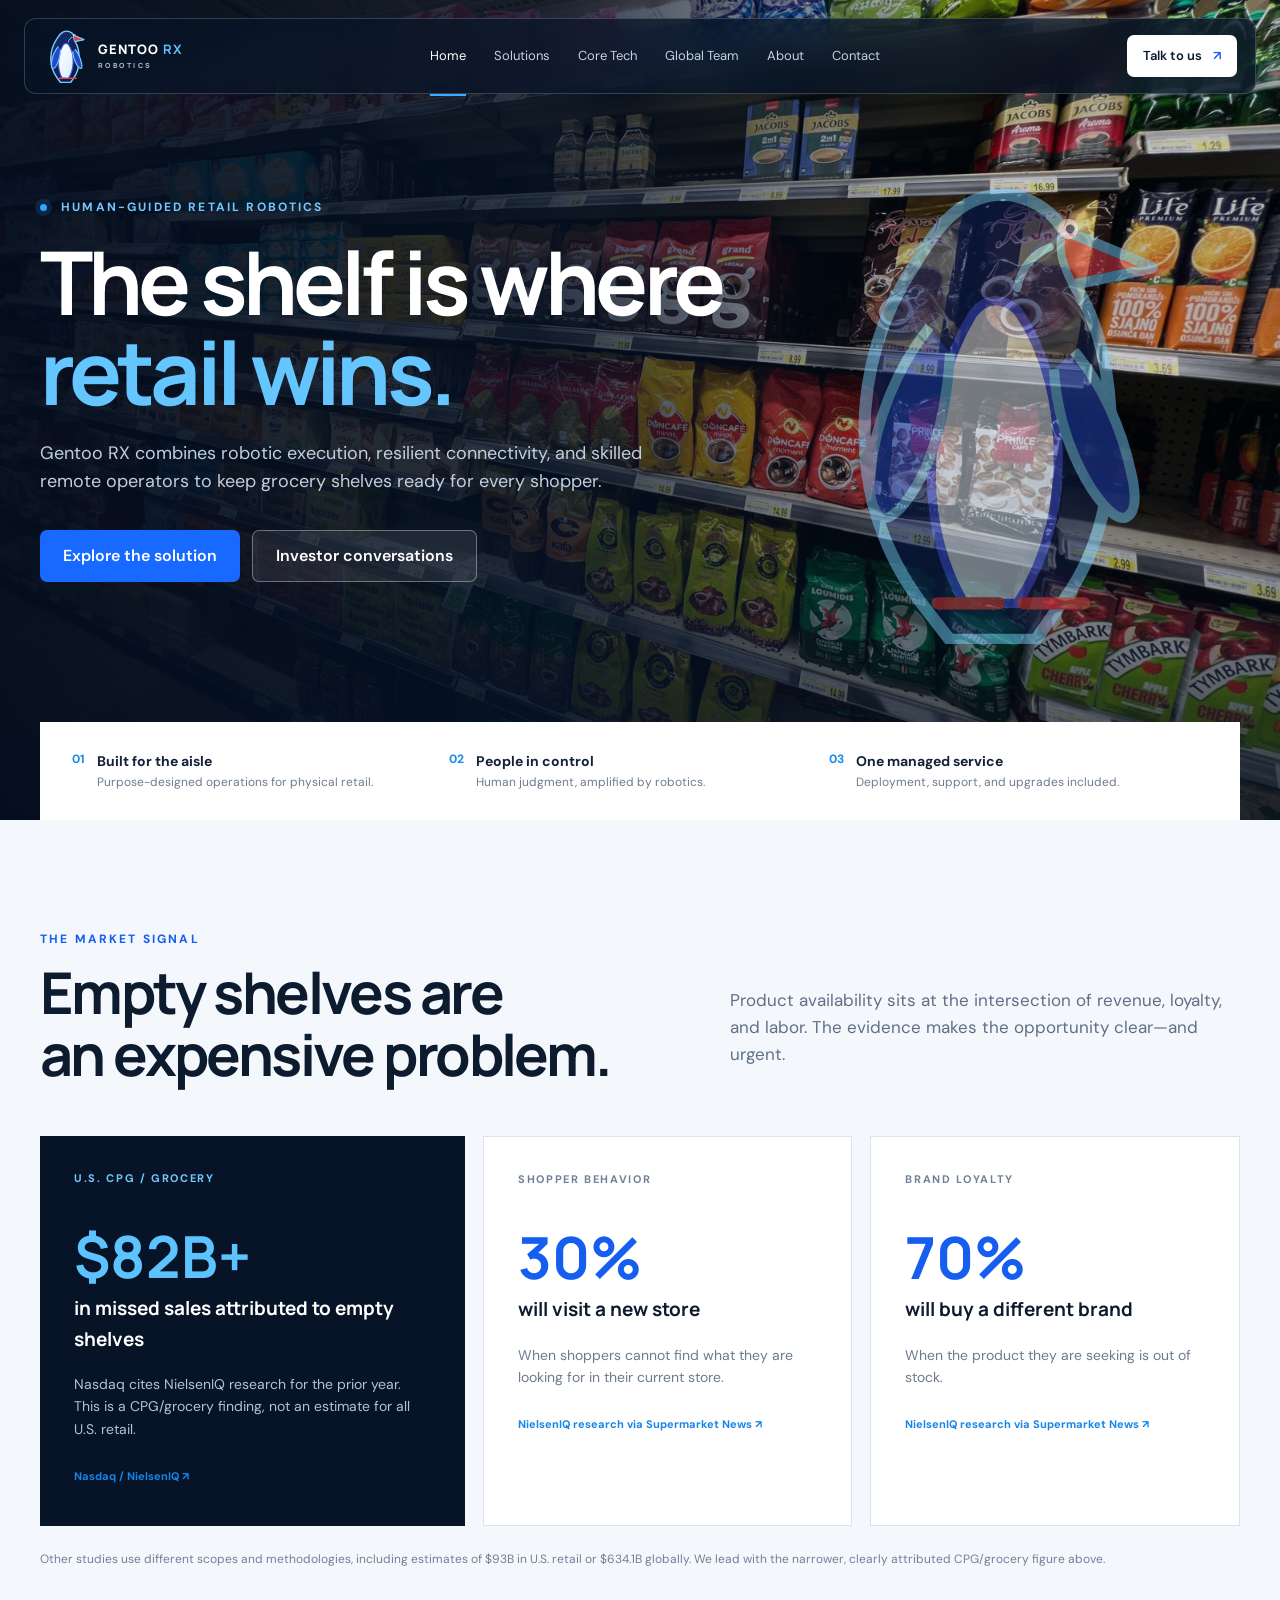
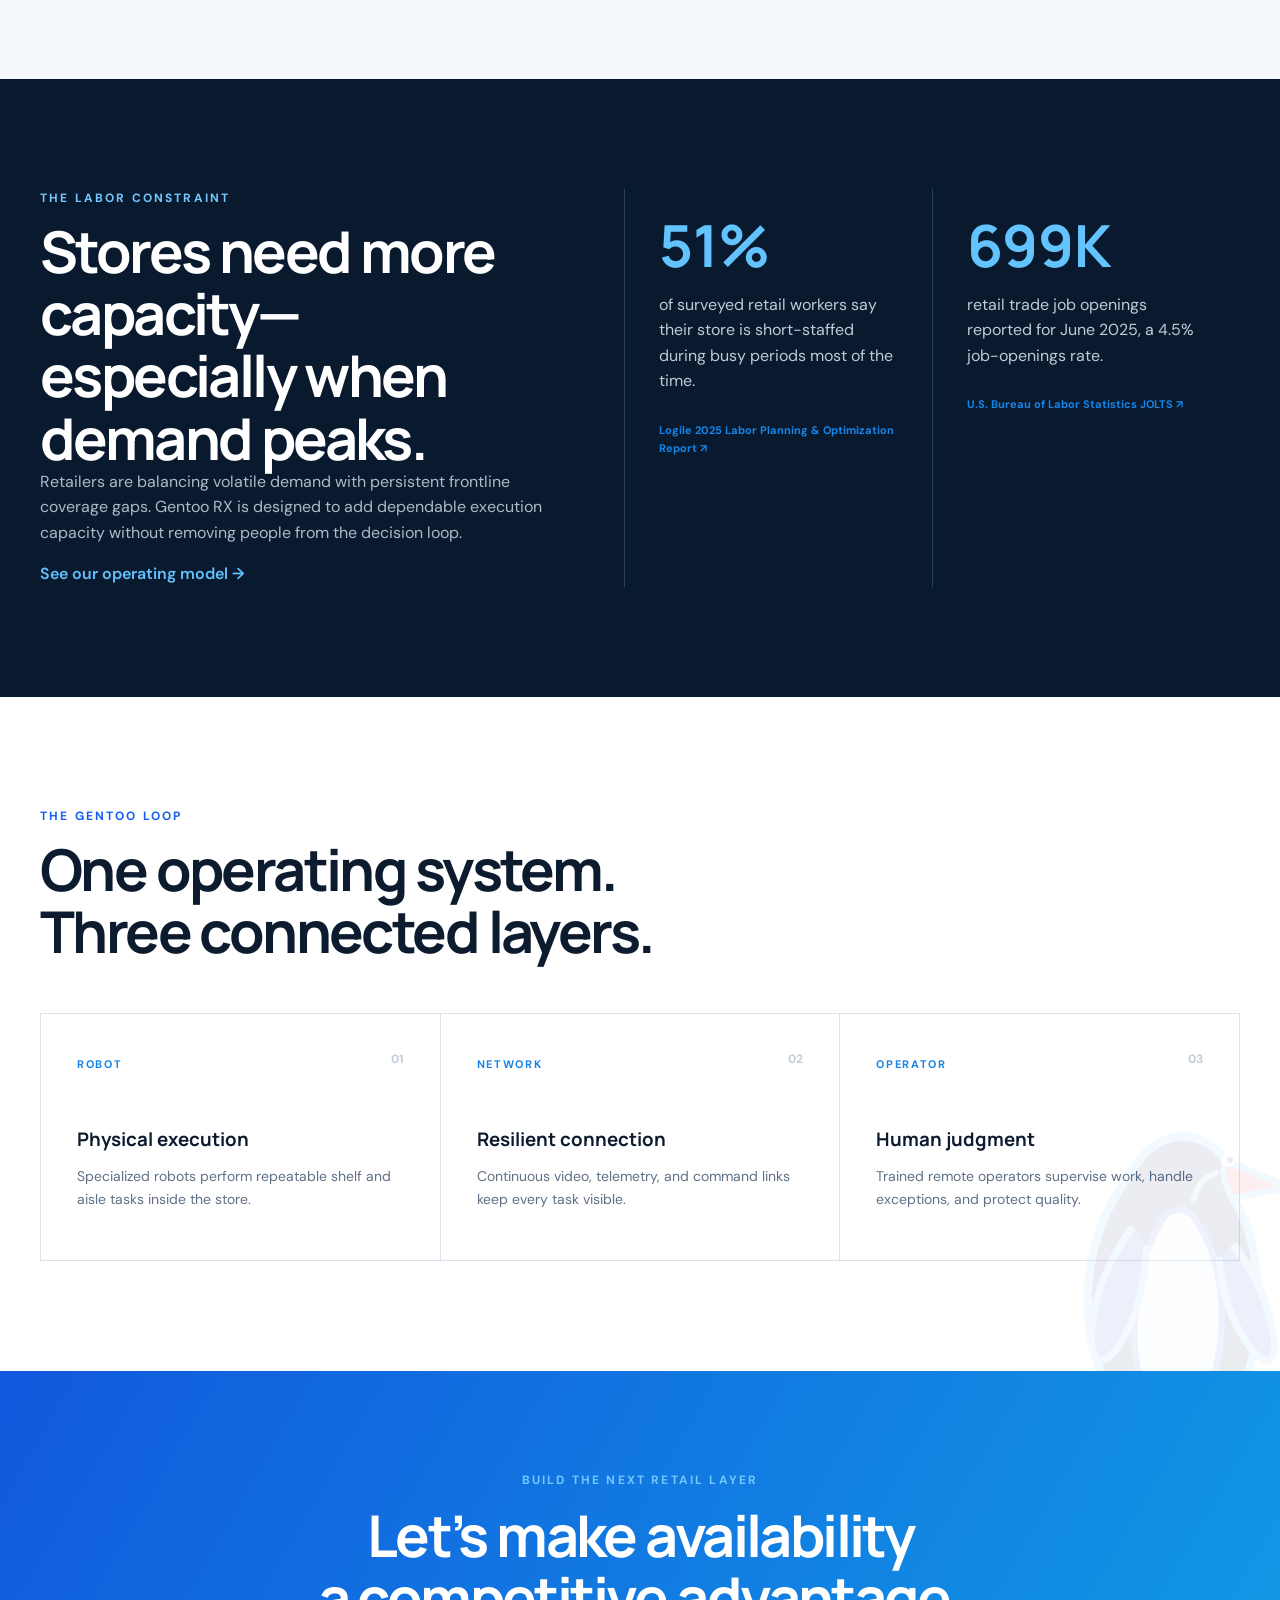
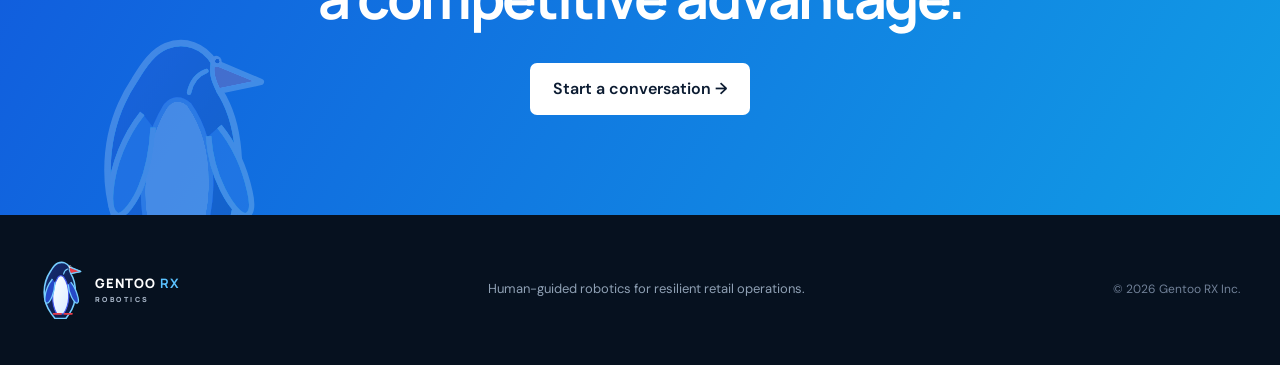
<file: index.html>
﻿<!doctype html><html lang="en"><head><meta charset="utf-8"><meta name="viewport" content="width=device-width,initial-scale=1"><meta name="description" content="Gentoo RX builds human-guided robotic shelf operations for modern grocery retail."><title>Gentoo RX — Retail operations, re-engineered</title><link rel="preconnect" href="https://fonts.googleapis.com"><link rel="preconnect" href="https://fonts.gstatic.com" crossorigin><link href="https://fonts.googleapis.com/css2?family=DM+Sans:wght@400;500;600&family=Manrope:wght@600;700;800&display=swap" rel="stylesheet"><link rel="stylesheet" href="styles.css?v=20"></head><body>
<header class="header" data-header><a class="logo" href="index.html" aria-label="Gentoo RX Robotics home"><img class="penguin-logo" src="assets/gentoo-penguin.svg" alt=""><span class="brand-name">GENTOO <b>RX</b><small>ROBOTICS</small></span></a><nav><a class="active" href="index.html">Home</a><a href="solutions.html">Solutions</a><a href="technology.html">Core Tech</a><a href="team.html">Global Team</a><a href="about.html">About</a><a href="contact.html">Contact</a></nav><a class="header-cta" href="contact.html">Talk to us <span>↗</span></a></header>
<main>
<section class="home-hero"><img src="assets/gentoo-rx-shelf-background.jpeg" alt="Grocery aisle" class="hero-bg"><div class="hero-shade"></div><div class="hero-copy reveal"><p class="eyebrow light"><i></i> Human-guided retail robotics</p><h1>The shelf is where<br><em>retail wins.</em></h1><p>Gentoo RX combines robotic execution, resilient connectivity, and skilled remote operators to keep grocery shelves ready for every shopper.</p><div class="actions"><a class="btn primary" href="solutions.html">Explore the solution</a><a class="btn glass" href="contact.html">Investor conversations</a></div></div><div class="hero-proof"><span>01</span><p><b>Built for the aisle</b>Purpose-designed operations for physical retail.</p><span>02</span><p><b>People in control</b>Human judgment, amplified by robotics.</p><span>03</span><p><b>One managed service</b>Deployment, support, and upgrades included.</p></div></section>

<section class="market section"><div class="section-head reveal"><div><p class="eyebrow">The market signal</p><h2>Empty shelves are<br>an expensive problem.</h2></div><p class="lead">Product availability sits at the intersection of revenue, loyalty, and labor. The evidence makes the opportunity clear—and urgent.</p></div><div class="metrics">
<article class="metric featured reveal"><p class="metric-label">U.S. CPG / grocery</p><strong>$82B+</strong><h3>in missed sales attributed to empty shelves</h3><p>Nasdaq cites NielsenIQ research for the prior year. This is a CPG/grocery finding, not an estimate for all U.S. retail.</p><a href="https://www.nasdaq.com/articles/fixing-the-%2480-billion-out-of-stock-dilemma" target="_blank" rel="noopener">Nasdaq / NielsenIQ ↗</a></article>
<article class="metric reveal"><p class="metric-label">Shopper behavior</p><strong>30%</strong><h3>will visit a new store</h3><p>When shoppers cannot find what they are looking for in their current store.</p><a href="https://www.supermarketnews.com/consumer-trends/nielseniq-out-stocks-during-pandemic-lead-billions-missed-cpg-sales" target="_blank" rel="noopener">NielsenIQ research via Supermarket News ↗</a></article>
<article class="metric reveal"><p class="metric-label">Brand loyalty</p><strong>70%</strong><h3>will buy a different brand</h3><p>When the product they are seeking is out of stock.</p><a href="https://www.supermarketnews.com/consumer-trends/nielseniq-out-stocks-during-pandemic-lead-billions-missed-cpg-sales" target="_blank" rel="noopener">NielsenIQ research via Supermarket News ↗</a></article>
</div><p class="context-note">Other studies use different scopes and methodologies, including estimates of $93B in U.S. retail or $634.1B globally. We lead with the narrower, clearly attributed CPG/grocery figure above.</p></section>

<section class="labor section"><div class="labor-copy reveal"><p class="eyebrow light">The labor constraint</p><h2>Stores need more capacity—especially when demand peaks.</h2><p>Retailers are balancing volatile demand with persistent frontline coverage gaps. Gentoo RX is designed to add dependable execution capacity without removing people from the decision loop.</p><a class="text-link" href="solutions.html">See our operating model →</a></div><div class="labor-data reveal"><div><strong>51%</strong><p>of surveyed retail workers say their store is short-staffed during busy periods most of the time.</p><a href="https://www.logile.com/resources/blog/retail-labor-plans-fall-short-on-the-front-line" target="_blank" rel="noopener">Logile 2025 Labor Planning & Optimization Report ↗</a></div><div><strong>699K</strong><p>retail trade job openings reported for June 2025, a 4.5% job-openings rate.</p><a href="https://www.bls.gov/news.release/archives/jolts_07292025.htm" target="_blank" rel="noopener">U.S. Bureau of Labor Statistics JOLTS ↗</a></div></div></section>

<section class="system section"><div class="section-head reveal"><div><p class="eyebrow">The Gentoo loop</p><h2>One operating system.<br>Three connected layers.</h2></div></div><div class="steps"><article><b>01</b><span>Robot</span><h3>Physical execution</h3><p>Specialized robots perform repeatable shelf and aisle tasks inside the store.</p></article><article><b>02</b><span>Network</span><h3>Resilient connection</h3><p>Continuous video, telemetry, and command links keep every task visible.</p></article><article><b>03</b><span>Operator</span><h3>Human judgment</h3><p>Trained remote operators supervise work, handle exceptions, and protect quality.</p></article></div></section>
<section class="cta"><p class="eyebrow light">Build the next retail layer</p><h2>Let’s make availability<br>a competitive advantage.</h2><a class="btn white" href="contact.html">Start a conversation →</a></section>
</main><footer><a class="logo" href="index.html" aria-label="Gentoo RX Robotics home"><img class="penguin-logo" src="assets/gentoo-penguin.svg" alt=""><span class="brand-name">GENTOO <b>RX</b><small>ROBOTICS</small></span></a><p>Human-guided robotics for resilient retail operations.</p><span>© 2026 Gentoo RX Inc.</span></footer><script src="script.js"></script></body></html>
</file>
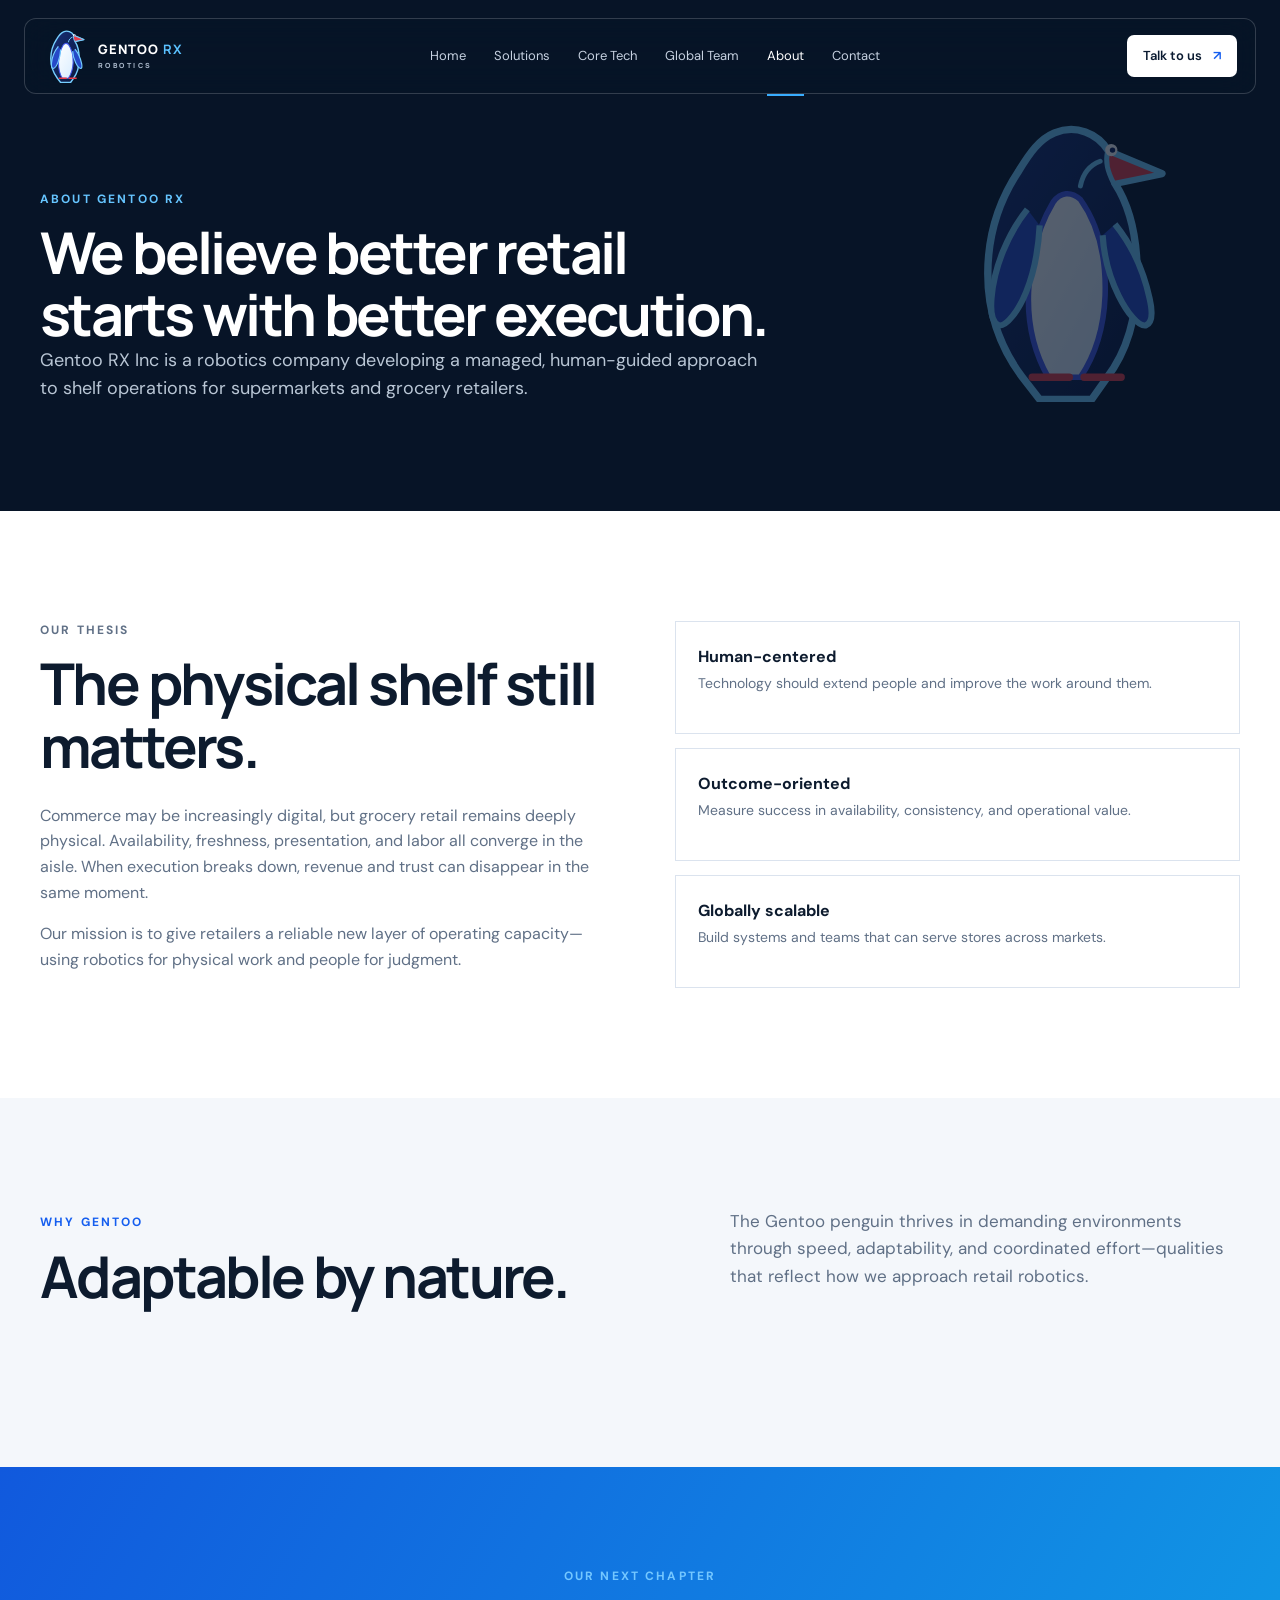
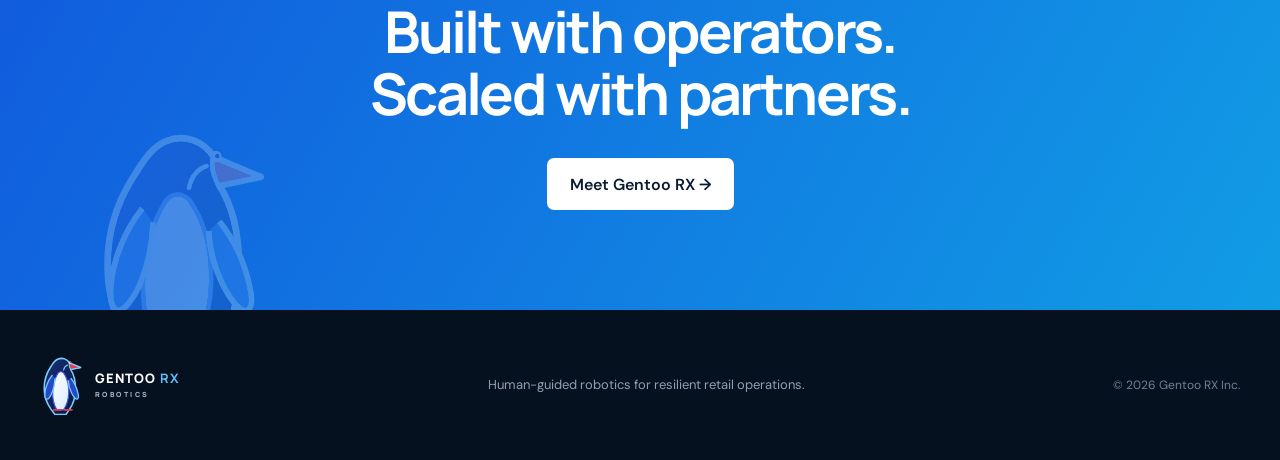
<file: about.html>
﻿<!doctype html><html lang="en"><head><meta charset="utf-8"><meta name="viewport" content="width=device-width,initial-scale=1"><meta name="description" content="About Gentoo RX and its mission to make physical retail more resilient."><title>About — Gentoo RX</title><link rel="preconnect" href="https://fonts.googleapis.com"><link rel="preconnect" href="https://fonts.gstatic.com" crossorigin><link href="https://fonts.googleapis.com/css2?family=DM+Sans:wght@400;500;600&family=Manrope:wght@600;700;800&display=swap" rel="stylesheet"><link rel="stylesheet" href="styles.css?v=20"></head><body>
<header class="header" data-header><a class="logo" href="index.html" aria-label="Gentoo RX Robotics home"><img class="penguin-logo" src="assets/gentoo-penguin.svg" alt=""><span class="brand-name">GENTOO <b>RX</b><small>ROBOTICS</small></span></a><nav><a href="index.html">Home</a><a href="solutions.html">Solutions</a><a href="technology.html">Core Tech</a><a href="team.html">Global Team</a><a class="active" href="about.html">About</a><a href="contact.html">Contact</a></nav><a class="header-cta" href="contact.html">Talk to us <span>↗</span></a></header>
<main><section class="page-hero"><p class="eyebrow">About Gentoo RX</p><h1>We believe better retail<br>starts with better execution.</h1><p>Gentoo RX Inc is a robotics company developing a managed, human-guided approach to shelf operations for supermarkets and grocery retailers.</p></section><section class="section"><div class="split"><div class="prose"><p class="eyebrow">Our thesis</p><h2>The physical shelf still matters.</h2><p>Commerce may be increasingly digital, but grocery retail remains deeply physical. Availability, freshness, presentation, and labor all converge in the aisle. When execution breaks down, revenue and trust can disappear in the same moment.</p><p>Our mission is to give retailers a reliable new layer of operating capacity—using robotics for physical work and people for judgment.</p></div><div class="tech-stack"><div><b>Human-centered</b><span>Technology should extend people and improve the work around them.</span></div><div><b>Outcome-oriented</b><span>Measure success in availability, consistency, and operational value.</span></div><div><b>Globally scalable</b><span>Build systems and teams that can serve stores across markets.</span></div></div></div></section><section class="section band"><div class="section-head"><div><p class="eyebrow">Why Gentoo</p><h2>Adaptable by nature.</h2></div><p class="lead">The Gentoo penguin thrives in demanding environments through speed, adaptability, and coordinated effort—qualities that reflect how we approach retail robotics.</p></div></section><section class="cta"><p class="eyebrow light">Our next chapter</p><h2>Built with operators.<br>Scaled with partners.</h2><a class="btn white" href="contact.html">Meet Gentoo RX →</a></section></main><footer><a class="logo" href="index.html" aria-label="Gentoo RX Robotics home"><img class="penguin-logo" src="assets/gentoo-penguin.svg" alt=""><span class="brand-name">GENTOO <b>RX</b><small>ROBOTICS</small></span></a><p>Human-guided robotics for resilient retail operations.</p><span>© 2026 Gentoo RX Inc.</span></footer><script src="script.js"></script></body></html>
</file>
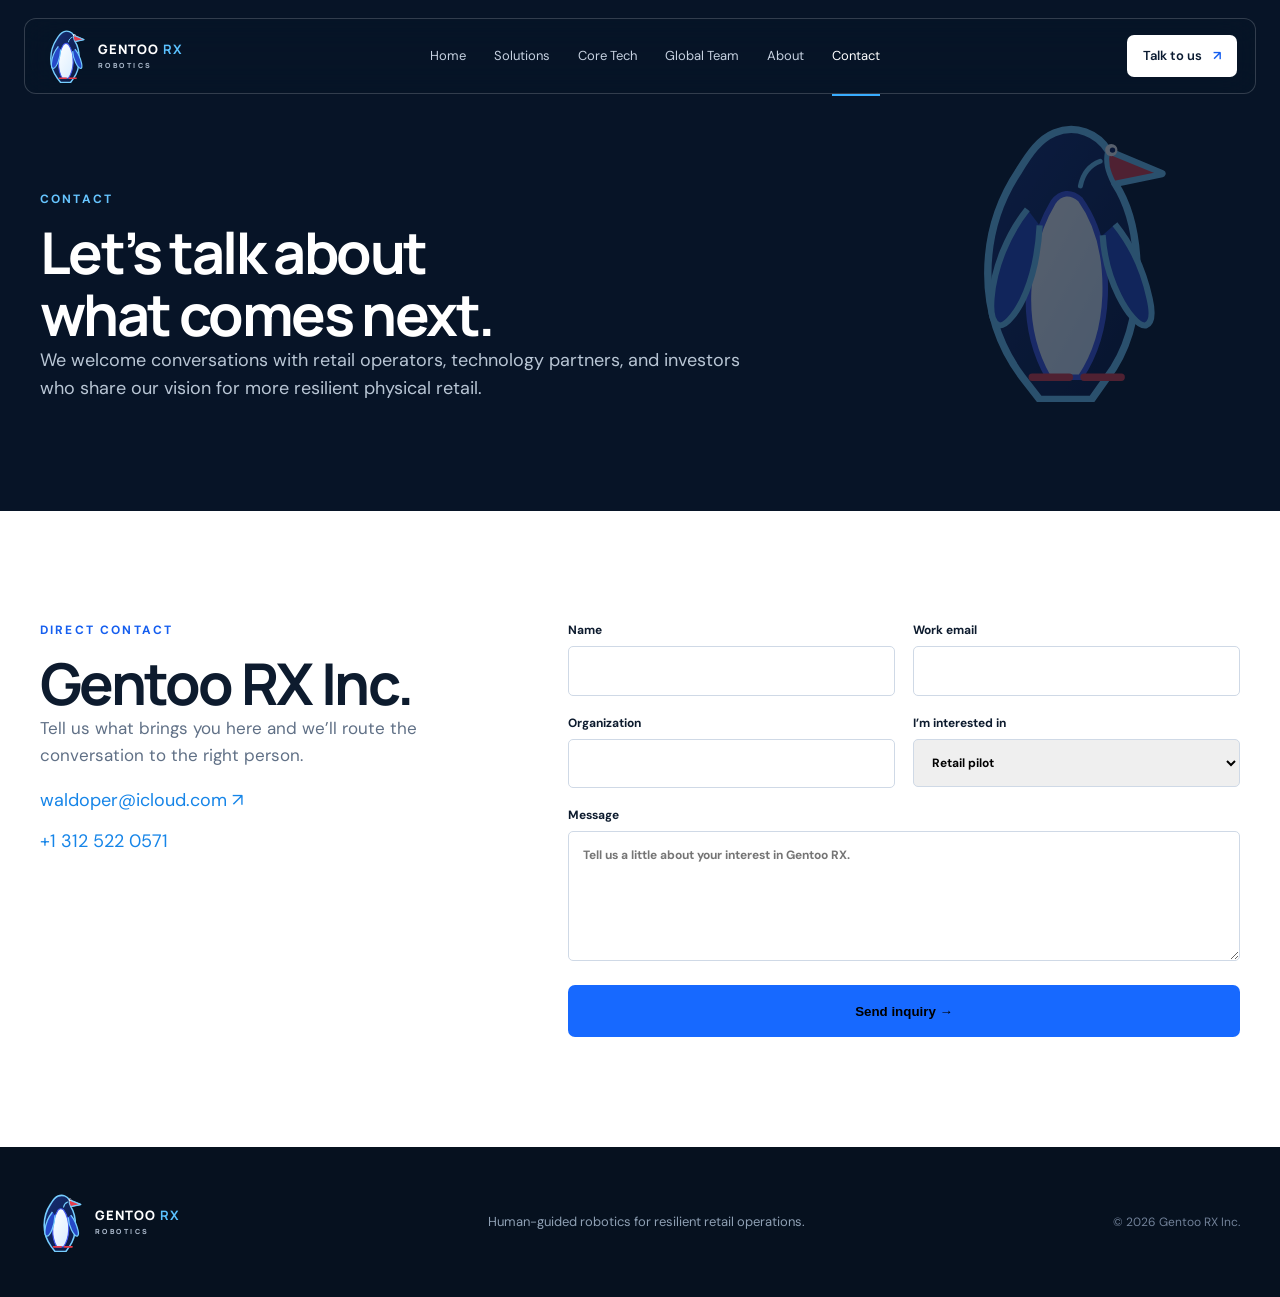
<file: contact.html>
﻿<!doctype html><html lang="en"><head><meta charset="utf-8"><meta name="viewport" content="width=device-width,initial-scale=1"><meta name="description" content="Contact Gentoo RX about retail pilots, partnerships, and investment."><title>Contact — Gentoo RX</title><link rel="preconnect" href="https://fonts.googleapis.com"><link rel="preconnect" href="https://fonts.gstatic.com" crossorigin><link href="https://fonts.googleapis.com/css2?family=DM+Sans:wght@400;500;600&family=Manrope:wght@600;700;800&display=swap" rel="stylesheet"><link rel="stylesheet" href="styles.css?v=20"></head><body>
<header class="header" data-header><a class="logo" href="index.html" aria-label="Gentoo RX Robotics home"><img class="penguin-logo" src="assets/gentoo-penguin.svg" alt=""><span class="brand-name">GENTOO <b>RX</b><small>ROBOTICS</small></span></a><nav><a href="index.html">Home</a><a href="solutions.html">Solutions</a><a href="technology.html">Core Tech</a><a href="team.html">Global Team</a><a href="about.html">About</a><a class="active" href="contact.html">Contact</a></nav><a class="header-cta" href="contact.html">Talk to us <span>↗</span></a></header>
<main><section class="page-hero"><p class="eyebrow">Contact</p><h1>Let’s talk about<br>what comes next.</h1><p>We welcome conversations with retail operators, technology partners, and investors who share our vision for more resilient physical retail.</p></section><section class="section"><div class="contact-layout"><div><p class="eyebrow">Direct contact</p><h2>Gentoo RX Inc.</h2><p class="lead">Tell us what brings you here and we’ll route the conversation to the right person.</p><div class="contact-links"><a href="mailto:waldoper@icloud.com">waldoper@icloud.com ↗</a><a href="tel:+13125220571">+1 312 522 0571</a></div></div><form class="form" data-form><label>Name<input required name="name" autocomplete="name"></label><label>Work email<input required type="email" name="email" autocomplete="email"></label><label>Organization<input name="organization" autocomplete="organization"></label><label>I’m interested in<select name="interest"><option>Retail pilot</option><option>Investment</option><option>Technology partnership</option><option>Joining the team</option><option>Other</option></select></label><label class="full">Message<textarea required name="message" placeholder="Tell us a little about your interest in Gentoo RX."></textarea></label><button class="btn primary full" type="submit">Send inquiry →</button></form></div></section></main><footer><a class="logo" href="index.html" aria-label="Gentoo RX Robotics home"><img class="penguin-logo" src="assets/gentoo-penguin.svg" alt=""><span class="brand-name">GENTOO <b>RX</b><small>ROBOTICS</small></span></a><p>Human-guided robotics for resilient retail operations.</p><span>© 2026 Gentoo RX Inc.</span></footer><script src="script.js"></script></body></html>
</file>
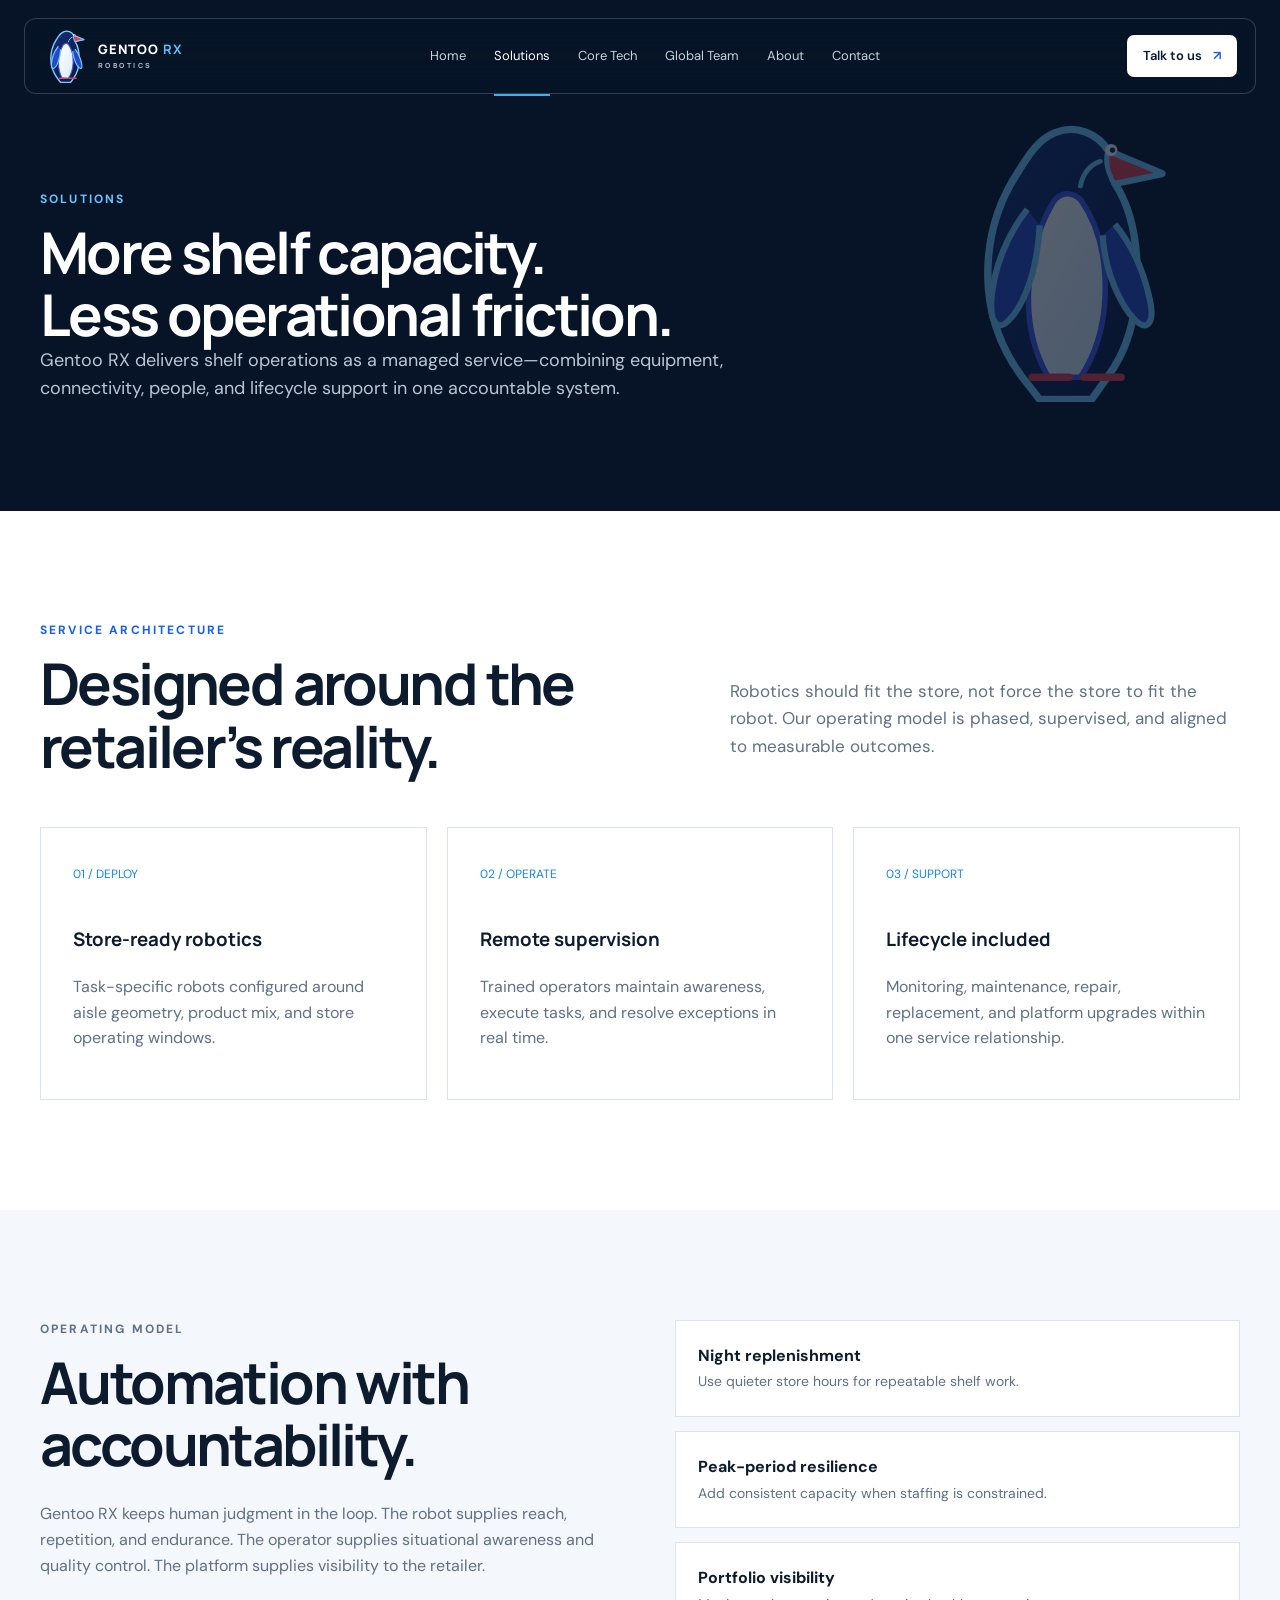
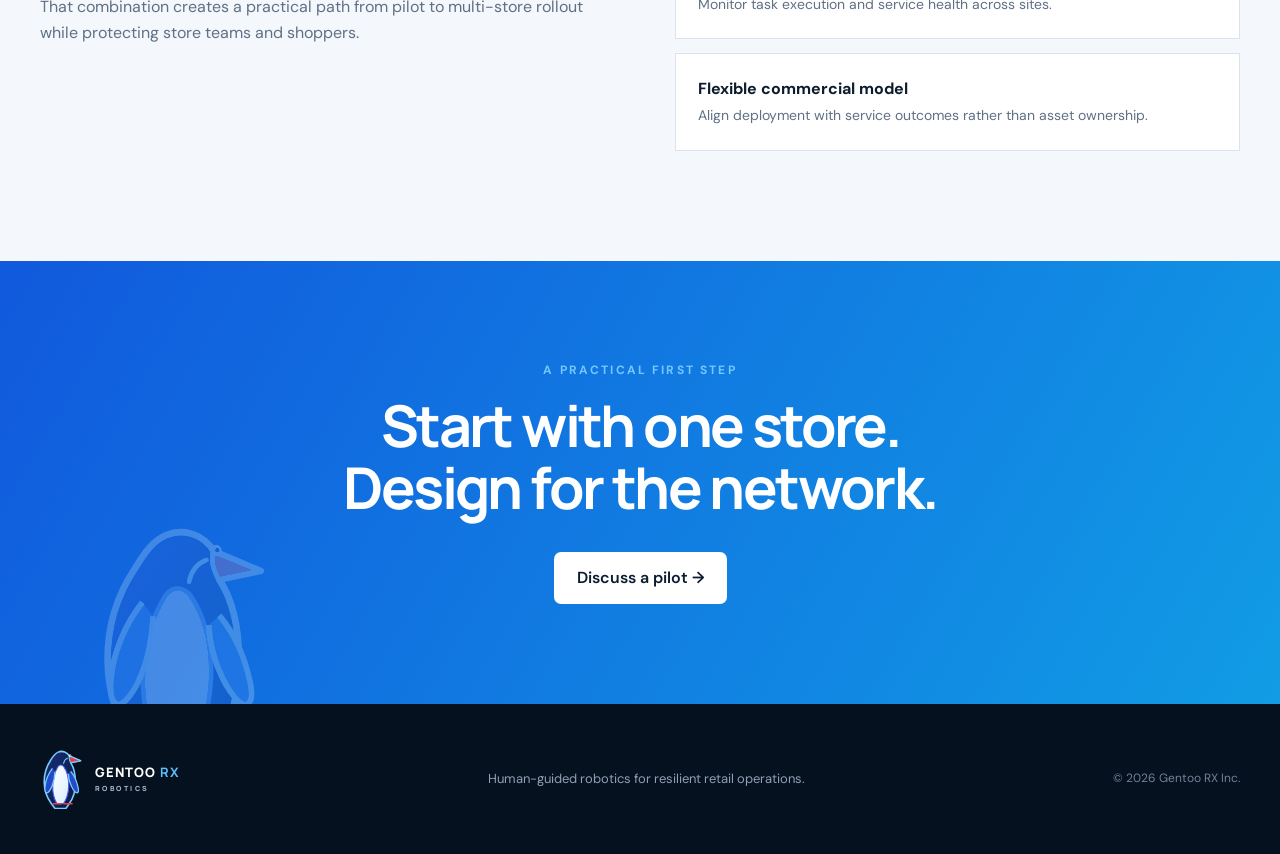
<file: solutions.html>
﻿<!doctype html><html lang="en"><head><meta charset="utf-8"><meta name="viewport" content="width=device-width,initial-scale=1"><meta name="description" content="The Gentoo RX managed robotics solution for grocery retail."><title>Solutions — Gentoo RX</title><link rel="preconnect" href="https://fonts.googleapis.com"><link rel="preconnect" href="https://fonts.gstatic.com" crossorigin><link href="https://fonts.googleapis.com/css2?family=DM+Sans:wght@400;500;600&family=Manrope:wght@600;700;800&display=swap" rel="stylesheet"><link rel="stylesheet" href="styles.css?v=20"></head><body>
<header class="header" data-header><a class="logo" href="index.html" aria-label="Gentoo RX Robotics home"><img class="penguin-logo" src="assets/gentoo-penguin.svg" alt=""><span class="brand-name">GENTOO <b>RX</b><small>ROBOTICS</small></span></a><nav><a href="index.html">Home</a><a class="active" href="solutions.html">Solutions</a><a href="technology.html">Core Tech</a><a href="team.html">Global Team</a><a href="about.html">About</a><a href="contact.html">Contact</a></nav><a class="header-cta" href="contact.html">Talk to us <span>↗</span></a></header>
<main><section class="page-hero"><p class="eyebrow">Solutions</p><h1>More shelf capacity.<br>Less operational friction.</h1><p>Gentoo RX delivers shelf operations as a managed service—combining equipment, connectivity, people, and lifecycle support in one accountable system.</p></section><section class="section"><div class="section-head"><div><p class="eyebrow">Service architecture</p><h2>Designed around the<br>retailer’s reality.</h2></div><p class="lead">Robotics should fit the store, not force the store to fit the robot. Our operating model is phased, supervised, and aligned to measurable outcomes.</p></div><div class="card-grid"><article class="card"><span class="num">01 / DEPLOY</span><h3>Store-ready robotics</h3><p>Task-specific robots configured around aisle geometry, product mix, and store operating windows.</p></article><article class="card"><span class="num">02 / OPERATE</span><h3>Remote supervision</h3><p>Trained operators maintain awareness, execute tasks, and resolve exceptions in real time.</p></article><article class="card"><span class="num">03 / SUPPORT</span><h3>Lifecycle included</h3><p>Monitoring, maintenance, repair, replacement, and platform upgrades within one service relationship.</p></article></div></section><section class="section band"><div class="split"><div class="prose"><p class="eyebrow">Operating model</p><h2>Automation with accountability.</h2><p>Gentoo RX keeps human judgment in the loop. The robot supplies reach, repetition, and endurance. The operator supplies situational awareness and quality control. The platform supplies visibility to the retailer.</p><p>That combination creates a practical path from pilot to multi-store rollout while protecting store teams and shoppers.</p></div><div class="tech-stack"><div><b>Night replenishment</b><span>Use quieter store hours for repeatable shelf work.</span></div><div><b>Peak-period resilience</b><span>Add consistent capacity when staffing is constrained.</span></div><div><b>Portfolio visibility</b><span>Monitor task execution and service health across sites.</span></div><div><b>Flexible commercial model</b><span>Align deployment with service outcomes rather than asset ownership.</span></div></div></div></section><section class="cta"><p class="eyebrow light">A practical first step</p><h2>Start with one store.<br>Design for the network.</h2><a class="btn white" href="contact.html">Discuss a pilot →</a></section></main><footer><a class="logo" href="index.html" aria-label="Gentoo RX Robotics home"><img class="penguin-logo" src="assets/gentoo-penguin.svg" alt=""><span class="brand-name">GENTOO <b>RX</b><small>ROBOTICS</small></span></a><p>Human-guided robotics for resilient retail operations.</p><span>© 2026 Gentoo RX Inc.</span></footer><script src="script.js"></script></body></html>
</file>
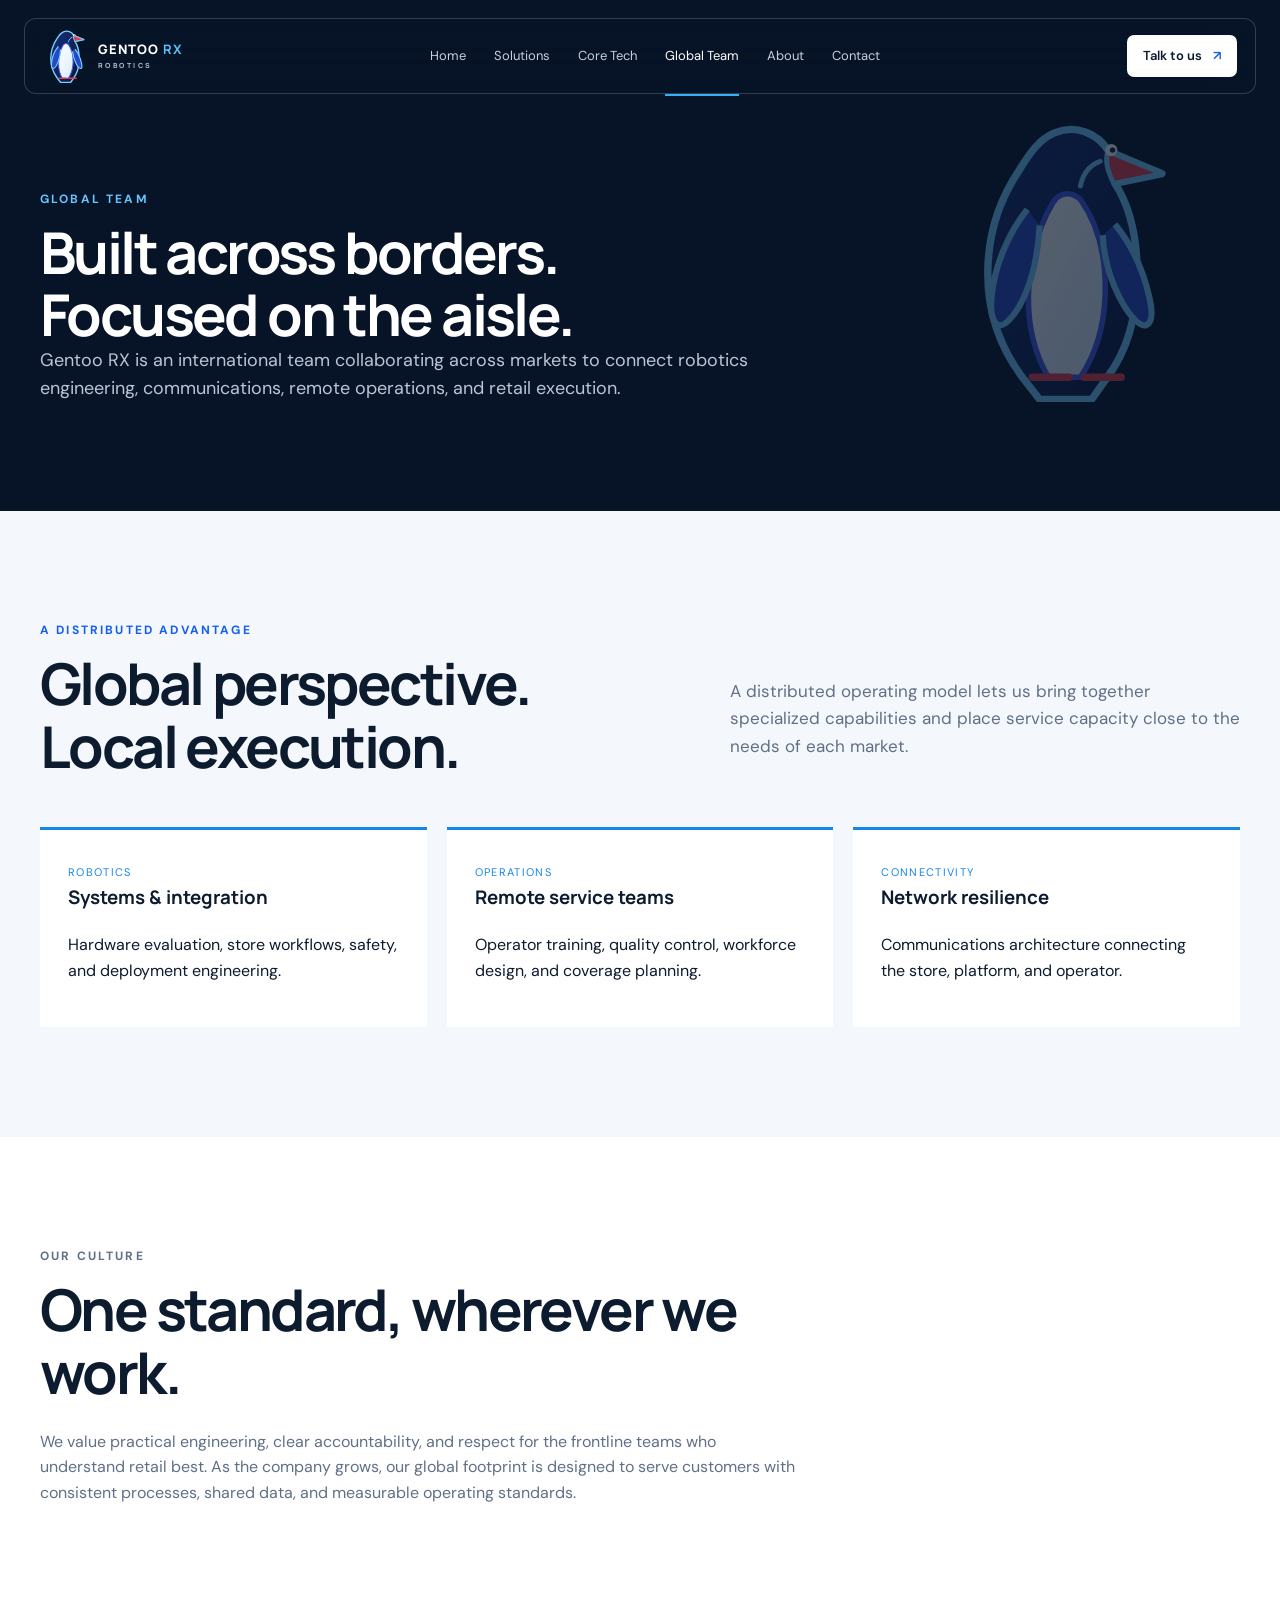
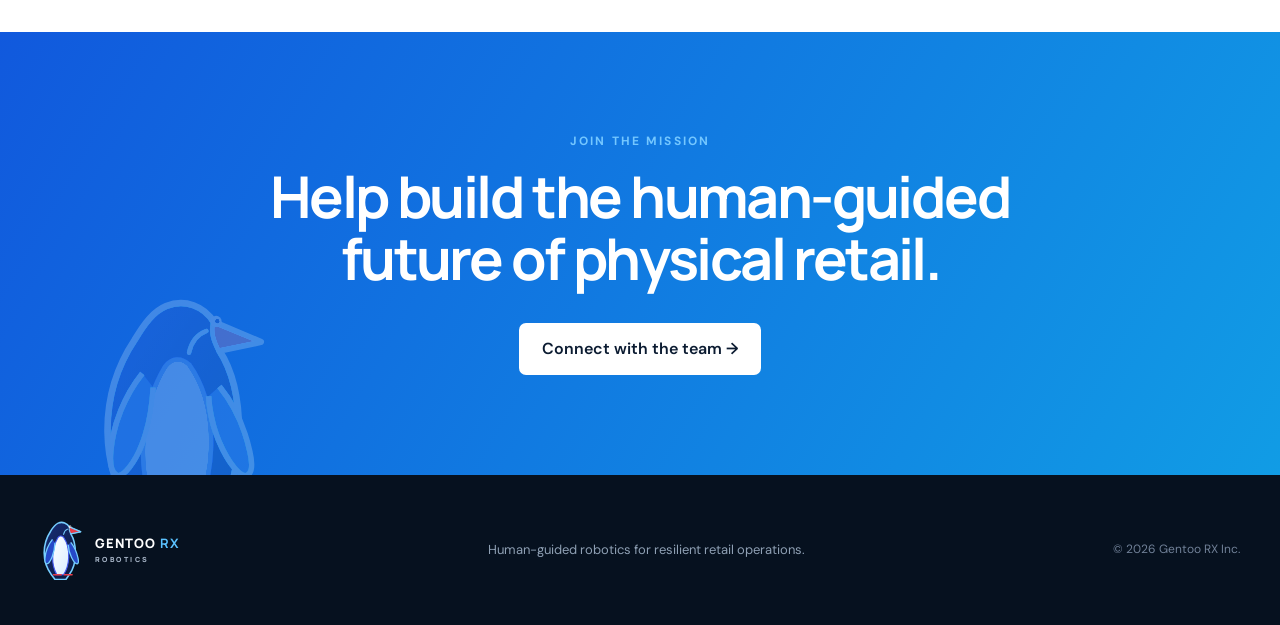
<file: team.html>
﻿<!doctype html><html lang="en"><head><meta charset="utf-8"><meta name="viewport" content="width=device-width,initial-scale=1"><meta name="description" content="Gentoo RX is an international robotics team working across regions."><title>Global Team — Gentoo RX</title><link rel="preconnect" href="https://fonts.googleapis.com"><link rel="preconnect" href="https://fonts.gstatic.com" crossorigin><link href="https://fonts.googleapis.com/css2?family=DM+Sans:wght@400;500;600&family=Manrope:wght@600;700;800&display=swap" rel="stylesheet"><link rel="stylesheet" href="styles.css?v=20"></head><body>
<header class="header" data-header><a class="logo" href="index.html" aria-label="Gentoo RX Robotics home"><img class="penguin-logo" src="assets/gentoo-penguin.svg" alt=""><span class="brand-name">GENTOO <b>RX</b><small>ROBOTICS</small></span></a><nav><a href="index.html">Home</a><a href="solutions.html">Solutions</a><a href="technology.html">Core Tech</a><a class="active" href="team.html">Global Team</a><a href="about.html">About</a><a href="contact.html">Contact</a></nav><a class="header-cta" href="contact.html">Talk to us <span>↗</span></a></header>
<main><section class="page-hero"><p class="eyebrow">Global team</p><h1>Built across borders.<br>Focused on the aisle.</h1><p>Gentoo RX is an international team collaborating across markets to connect robotics engineering, communications, remote operations, and retail execution.</p></section><section class="section band"><div class="section-head"><div><p class="eyebrow">A distributed advantage</p><h2>Global perspective.<br>Local execution.</h2></div><p class="lead">A distributed operating model lets us bring together specialized capabilities and place service capacity close to the needs of each market.</p></div><div class="team-grid"><article class="team-card"><span>Robotics</span><h3>Systems & integration</h3><p>Hardware evaluation, store workflows, safety, and deployment engineering.</p></article><article class="team-card"><span>Operations</span><h3>Remote service teams</h3><p>Operator training, quality control, workforce design, and coverage planning.</p></article><article class="team-card"><span>Connectivity</span><h3>Network resilience</h3><p>Communications architecture connecting the store, platform, and operator.</p></article></div></section><section class="section"><div class="prose"><p class="eyebrow">Our culture</p><h2>One standard, wherever we work.</h2><p>We value practical engineering, clear accountability, and respect for the frontline teams who understand retail best. As the company grows, our global footprint is designed to serve customers with consistent processes, shared data, and measurable operating standards.</p></div></section><section class="cta"><p class="eyebrow light">Join the mission</p><h2>Help build the human-guided<br>future of physical retail.</h2><a class="btn white" href="contact.html">Connect with the team →</a></section></main><footer><a class="logo" href="index.html" aria-label="Gentoo RX Robotics home"><img class="penguin-logo" src="assets/gentoo-penguin.svg" alt=""><span class="brand-name">GENTOO <b>RX</b><small>ROBOTICS</small></span></a><p>Human-guided robotics for resilient retail operations.</p><span>© 2026 Gentoo RX Inc.</span></footer><script src="script.js"></script></body></html>
</file>
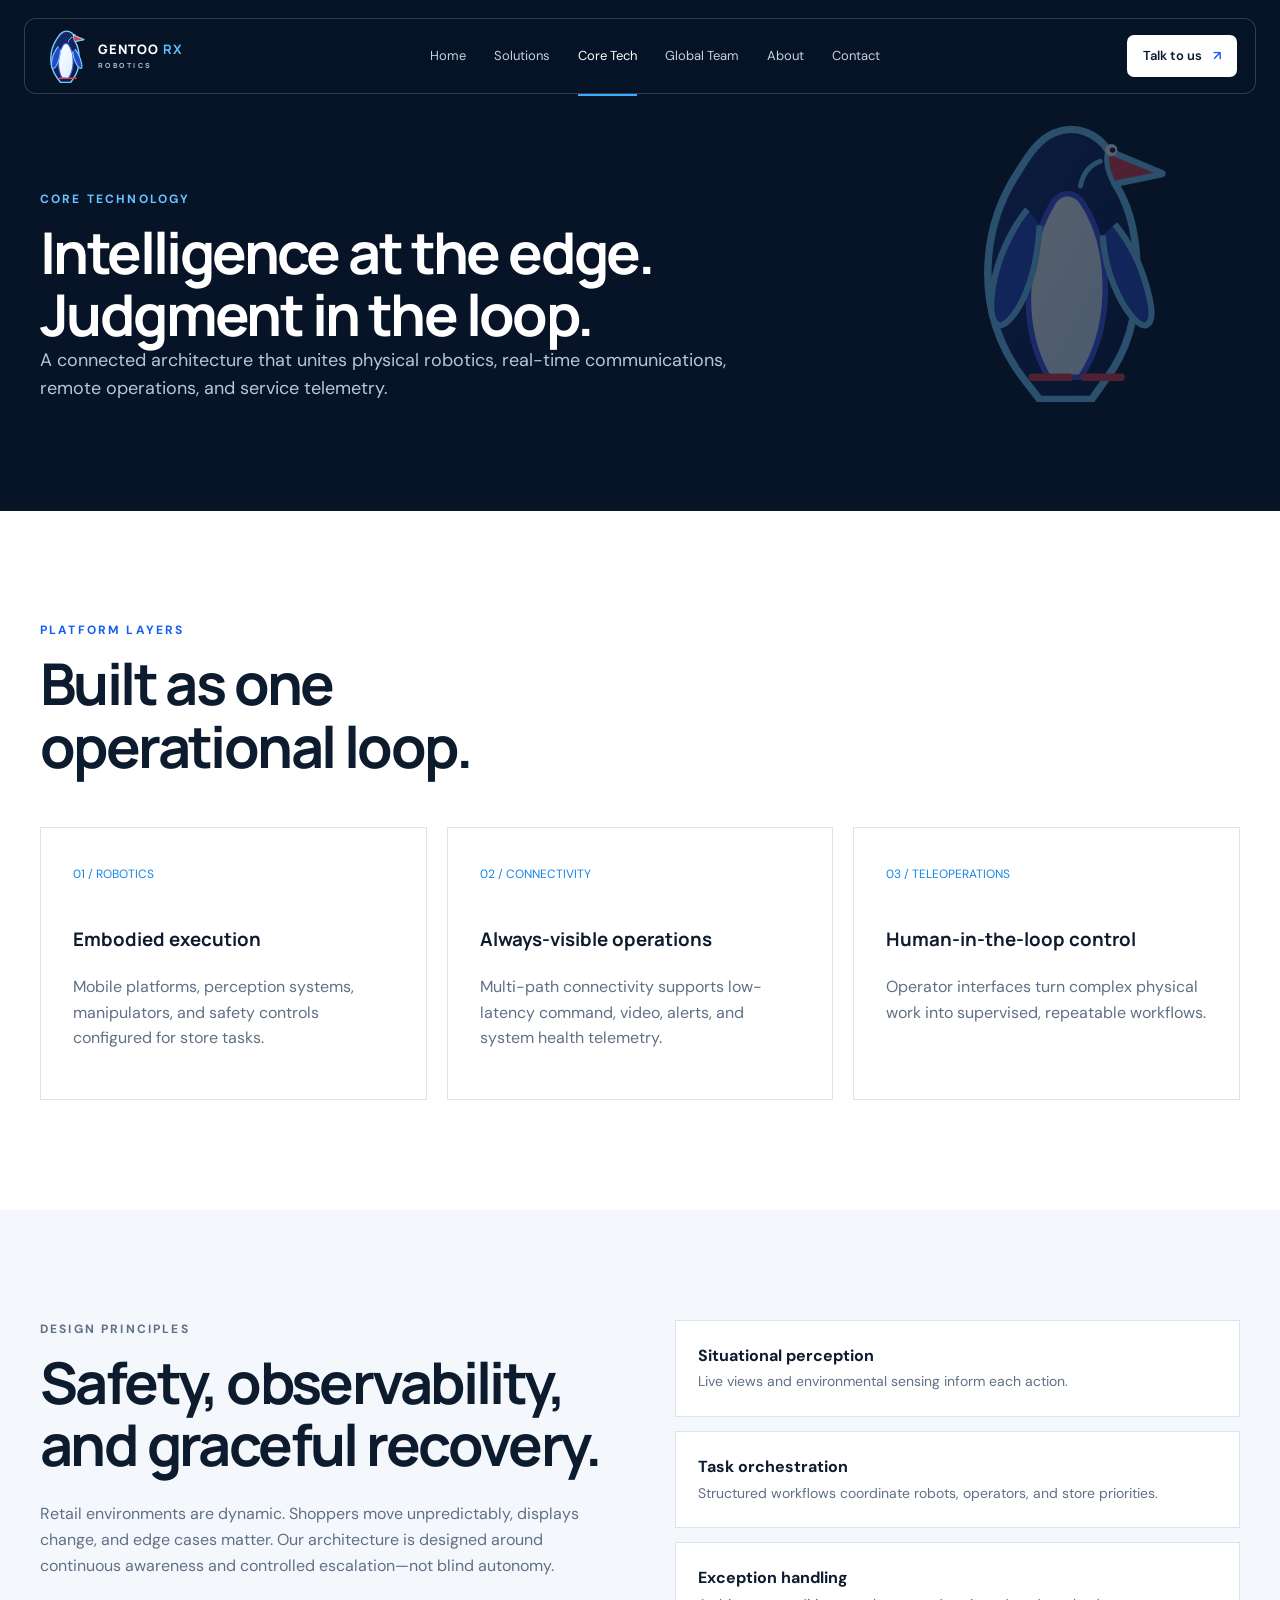
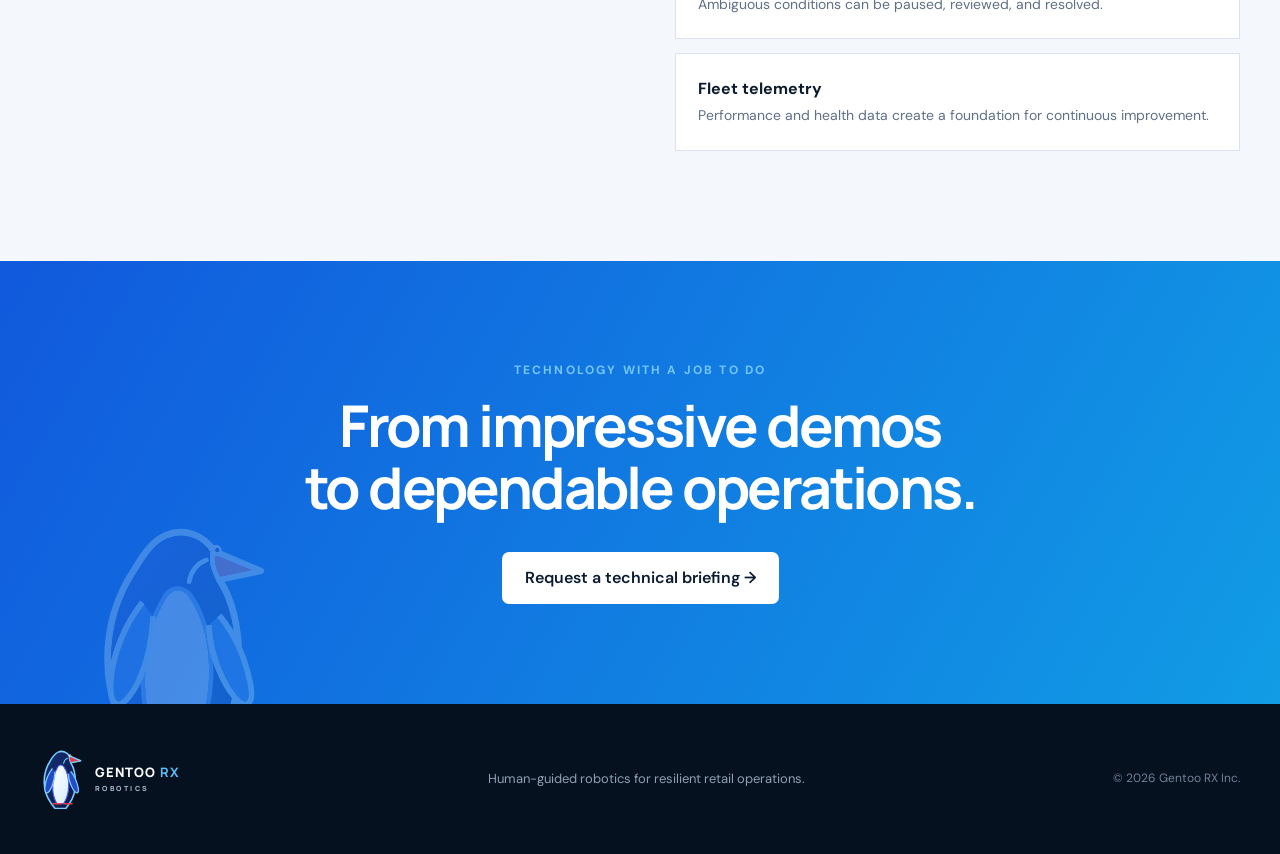
<file: technology.html>
﻿<!doctype html><html lang="en"><head><meta charset="utf-8"><meta name="viewport" content="width=device-width,initial-scale=1"><meta name="description" content="The robotics, connectivity and remote operations technology behind Gentoo RX."><title>Core Technology — Gentoo RX</title><link rel="preconnect" href="https://fonts.googleapis.com"><link rel="preconnect" href="https://fonts.gstatic.com" crossorigin><link href="https://fonts.googleapis.com/css2?family=DM+Sans:wght@400;500;600&family=Manrope:wght@600;700;800&display=swap" rel="stylesheet"><link rel="stylesheet" href="styles.css?v=20"></head><body>
<header class="header" data-header><a class="logo" href="index.html" aria-label="Gentoo RX Robotics home"><img class="penguin-logo" src="assets/gentoo-penguin.svg" alt=""><span class="brand-name">GENTOO <b>RX</b><small>ROBOTICS</small></span></a><nav><a href="index.html">Home</a><a href="solutions.html">Solutions</a><a class="active" href="technology.html">Core Tech</a><a href="team.html">Global Team</a><a href="about.html">About</a><a href="contact.html">Contact</a></nav><a class="header-cta" href="contact.html">Talk to us <span>↗</span></a></header>
<main><section class="page-hero"><p class="eyebrow">Core technology</p><h1>Intelligence at the edge.<br>Judgment in the loop.</h1><p>A connected architecture that unites physical robotics, real-time communications, remote operations, and service telemetry.</p></section><section class="section"><div class="section-head"><div><p class="eyebrow">Platform layers</p><h2>Built as one<br>operational loop.</h2></div></div><div class="card-grid"><article class="card"><span class="num">01 / ROBOTICS</span><h3>Embodied execution</h3><p>Mobile platforms, perception systems, manipulators, and safety controls configured for store tasks.</p></article><article class="card"><span class="num">02 / CONNECTIVITY</span><h3>Always-visible operations</h3><p>Multi-path connectivity supports low-latency command, video, alerts, and system health telemetry.</p></article><article class="card"><span class="num">03 / TELEOPERATIONS</span><h3>Human-in-the-loop control</h3><p>Operator interfaces turn complex physical work into supervised, repeatable workflows.</p></article></div></section><section class="section band"><div class="split"><div class="prose"><p class="eyebrow">Design principles</p><h2>Safety, observability, and graceful recovery.</h2><p>Retail environments are dynamic. Shoppers move unpredictably, displays change, and edge cases matter. Our architecture is designed around continuous awareness and controlled escalation—not blind autonomy.</p></div><div class="tech-stack"><div><b>Situational perception</b><span>Live views and environmental sensing inform each action.</span></div><div><b>Task orchestration</b><span>Structured workflows coordinate robots, operators, and store priorities.</span></div><div><b>Exception handling</b><span>Ambiguous conditions can be paused, reviewed, and resolved.</span></div><div><b>Fleet telemetry</b><span>Performance and health data create a foundation for continuous improvement.</span></div></div></div></section><section class="cta"><p class="eyebrow light">Technology with a job to do</p><h2>From impressive demos<br>to dependable operations.</h2><a class="btn white" href="contact.html">Request a technical briefing →</a></section></main><footer><a class="logo" href="index.html" aria-label="Gentoo RX Robotics home"><img class="penguin-logo" src="assets/gentoo-penguin.svg" alt=""><span class="brand-name">GENTOO <b>RX</b><small>ROBOTICS</small></span></a><p>Human-guided robotics for resilient retail operations.</p><span>© 2026 Gentoo RX Inc.</span></footer><script src="script.js"></script></body></html>
</file>
<file: styles.css>
:root{--navy:#071427;--blue:#155eef;--cyan:#23a8ff;--ink:#0d1b2e;--muted:#607086;--paper:#f4f7fb;--line:#dbe3ee;--white:#fff;--max:1200px}*{box-sizing:border-box}html{scroll-behavior:smooth}body{margin:0;background:#fff;color:var(--ink);font-family:"DM Sans",sans-serif;line-height:1.6}a{color:inherit;text-decoration:none}h1,h2,h3,p{margin-top:0}h1,h2,h3,.logo{font-family:Manrope,sans-serif}.header{position:fixed;z-index:20;top:0;left:50%;transform:translateX(-50%);display:flex;align-items:center;width:min(calc(100% - 48px),1320px);height:76px;margin-top:18px;padding:0 18px 0 22px;border:1px solid rgba(255,255,255,.18);border-radius:12px;background:rgba(7,20,39,.7);color:#fff;backdrop-filter:blur(18px);transition:.25s}.header.scrolled{margin-top:0;width:100%;border-radius:0;background:rgba(7,20,39,.96)}.logo{display:flex;align-items:center;gap:11px;font-size:13px;font-weight:800;line-height:1.05;letter-spacing:.05em;white-space:nowrap}.logo b{color:#4fb9ff}.logo small{display:block;margin-top:5px;font-size:7px;letter-spacing:.35em;color:#a9b7c9}.logo-mark{display:grid;width:34px;height:34px;place-items:center;border-radius:9px;background:linear-gradient(145deg,#1a69ff,#38bdf8);font-size:19px}.header nav{display:flex;gap:28px;margin:auto;font-size:13px;color:#c7d2e1}.header nav a{padding:27px 0;border-bottom:2px solid transparent}.header nav a:hover,.header nav a.active{color:#fff;border-color:#39adff}.header-cta{padding:11px 16px;border-radius:7px;background:#fff;color:#0b1b31;font-size:13px;font-weight:600}.header-cta span{margin-left:8px;color:#155eef}.home-hero{position:relative;min-height:820px;display:flex;align-items:center;color:#fff;overflow:hidden}.hero-bg{position:absolute;inset:0;width:100%;height:100%;object-fit:cover}.hero-shade{position:absolute;inset:0;background:linear-gradient(90deg,rgba(3,13,29,.96) 0%,rgba(4,17,36,.82) 43%,rgba(3,16,32,.2) 78%),linear-gradient(0deg,rgba(3,13,29,.8),transparent 45%)}.hero-copy{position:relative;z-index:2;width:min(calc(100% - 48px),var(--max));margin:80px auto 120px}.eyebrow{color:#155eef;font-size:12px;font-weight:700;letter-spacing:.18em;text-transform:uppercase}.eyebrow.light{color:#74c7ff}.eyebrow i{display:inline-block;width:7px;height:7px;margin-right:9px;border-radius:50%;background:#28a9ff;box-shadow:0 0 0 5px rgba(40,169,255,.15)}.hero-copy h1{max-width:850px;margin:20px 0 22px;font-size:clamp(50px,7vw,88px);line-height:1.02;letter-spacing:-.055em}.hero-copy h1 em{font-style:normal;color:#65c6ff}.hero-copy>p:not(.eyebrow){max-width:650px;color:#c2cede;font-size:18px}.actions{display:flex;gap:12px;margin-top:34px}.btn{display:inline-flex;align-items:center;justify-content:center;min-height:52px;padding:0 23px;border-radius:7px;font-weight:600}.btn.primary{background:#1769ff}.btn.glass{border:1px solid rgba(255,255,255,.35);background:rgba(255,255,255,.08)}.btn.white{background:#fff;color:#0b1b31}.hero-proof{position:absolute;z-index:3;bottom:0;left:50%;transform:translateX(-50%);display:grid;grid-template-columns:auto 1fr auto 1fr auto 1fr;width:min(calc(100% - 48px),var(--max));padding:28px 32px;background:#fff;color:var(--ink)}.hero-proof span{color:#1688ef;font-size:12px;font-weight:700}.hero-proof p{margin:0 32px 0 12px;color:#6d7c90;font-size:12px}.hero-proof b{display:block;color:#142237;font-size:14px}.section{padding:110px max(24px,calc((100% - var(--max))/2))}.section-head{display:flex;justify-content:space-between;gap:60px;align-items:end;margin-bottom:50px}.section h2,.cta h2,.page-hero h1{margin:10px 0 0;font-size:clamp(35px,4.5vw,58px);line-height:1.08;letter-spacing:-.045em}.lead{max-width:510px;color:var(--muted);font-size:17px}.market{background:var(--paper)}.metrics{display:grid;grid-template-columns:1.15fr 1fr 1fr;gap:18px}.metric{min-height:390px;padding:34px;border:1px solid var(--line);background:#fff}.metric.featured{background:var(--navy);color:#fff;border:0}.metric-label{font-size:11px;font-weight:700;letter-spacing:.15em;text-transform:uppercase;color:#718097}.featured .metric-label{color:#72c9ff}.metric strong{display:block;margin:40px 0 8px;font-family:Manrope,sans-serif;font-size:58px;line-height:1;color:#155eef}.featured strong{color:#5dc3ff}.metric h3{font-size:19px}.metric>p:not(.metric-label){color:#6c7c8e;font-size:14px}.featured>p:not(.metric-label){color:#b5c2d1}.metric a,.labor-data a{display:block;margin-top:28px;color:#1685e8;font-size:11px;font-weight:700}.context-note{margin:24px 0 0;color:#718097;font-size:12px}.labor{display:grid;grid-template-columns:.9fr 1.1fr;gap:80px;background:#0a1a2e;color:#fff}.labor-copy p:not(.eyebrow){color:#acbac9}.text-link{color:#61c2ff;font-weight:600}.labor-data{display:grid;grid-template-columns:1fr 1fr}.labor-data>div{padding:10px 34px;border-left:1px solid #29405c}.labor-data strong{font-family:Manrope,sans-serif;font-size:58px;color:#62c3ff}.labor-data p{color:#c0cad6}.system{background:#fff}.steps{display:grid;grid-template-columns:repeat(3,1fr);gap:1px;background:var(--line);border:1px solid var(--line)}.steps article{padding:36px;background:#fff}.steps b{float:right;color:#c3cdd9;font-size:12px}.steps span{color:#1685e8;font-size:11px;font-weight:700;letter-spacing:.15em;text-transform:uppercase}.steps h3{margin:50px 0 10px}.steps p{color:var(--muted);font-size:14px}.cta{padding:100px 24px;text-align:center;color:#fff;background:linear-gradient(120deg,#1159dd,#119ce5)}.cta h2{margin:14px auto 34px}.page-hero{padding:190px max(24px,calc((100% - var(--max))/2)) 90px;background:var(--navy);color:#fff}.page-hero p{max-width:720px;color:#b9c6d5;font-size:18px}.page-hero .eyebrow{color:#66c5ff;font-size:12px}.content-grid,.card-grid,.team-grid{display:grid;grid-template-columns:repeat(3,1fr);gap:20px}.card{padding:32px;border:1px solid var(--line);background:#fff}.card .num{color:#1685e8;font-size:12px}.card h3{margin-top:40px}.card p,.prose p{color:var(--muted)}.band{background:var(--paper)}.prose{max-width:760px}.prose h2{margin-bottom:26px}.split{display:grid;grid-template-columns:1fr 1fr;gap:70px}.tech-stack{display:grid;gap:14px}.tech-stack div{padding:22px;border:1px solid var(--line);background:#fff}.tech-stack b{display:block}.tech-stack span{color:var(--muted);font-size:14px}.team-card{padding:28px;border-top:3px solid #1685e8;background:#fff}.team-card span{color:#1685e8;font-size:11px;text-transform:uppercase;letter-spacing:.12em}.contact-layout{display:grid;grid-template-columns:.8fr 1.2fr;gap:80px}.contact-links a{display:block;margin:12px 0;color:#1685e8;font-size:18px}.form{display:grid;grid-template-columns:1fr 1fr;gap:18px}.form label{font-size:12px;font-weight:700}.form input,.form select,.form textarea{width:100%;margin-top:6px;padding:14px;border:1px solid #cfd9e6;border-radius:5px;font:inherit}.form textarea{min-height:130px}.full{grid-column:1/-1}.form button{border:0;cursor:pointer}footer{display:flex;align-items:center;gap:40px;padding:42px max(24px,calc((100% - var(--max))/2));background:#06111f;color:#fff}footer p{margin:0 auto;color:#8fa0b4;font-size:13px}footer>span{color:#718198;font-size:12px}.reveal{opacity:0;transform:translateY(18px);transition:.7s ease}.reveal.shown{opacity:1;transform:none}
@media(max-width:900px){.header{width:100%;margin:0;border-radius:0}.header nav{position:absolute;top:76px;left:0;right:0;display:flex;gap:0;overflow-x:auto;padding:0 16px;background:#071427}.header nav a{padding:13px 14px;white-space:nowrap}.header-cta{display:none}.home-hero{min-height:850px}.hero-proof{grid-template-columns:auto 1fr}.hero-proof span:nth-of-type(n+2),.hero-proof p:nth-of-type(n+2){display:none}.metrics,.steps,.content-grid,.card-grid,.team-grid{grid-template-columns:1fr}.labor,.split,.contact-layout{grid-template-columns:1fr}.section-head{display:block}.lead{margin-top:25px}.labor-data{margin-left:-34px}.section{padding-top:80px;padding-bottom:80px}.form{grid-template-columns:1fr}.full{grid-column:auto}footer{align-items:flex-start;flex-direction:column;gap:14px}footer p{margin:0}}
@media(max-width:560px){.header{padding:0 14px}.header nav{top:70px}.hero-copy{width:calc(100% - 36px)}.hero-copy h1{font-size:48px}.hero-proof{width:calc(100% - 36px)}.actions{flex-direction:column;align-items:stretch}.metrics{gap:12px}.metric{min-height:auto}.labor-data{grid-template-columns:1fr}.labor-data>div{margin-bottom:35px}.page-hero{padding-top:170px}}
.logo{display:flex;align-items:center;padding:3px 10px 3px 5px;border-radius:7px;background:#fff}.brand-lockup{display:block;width:210px;height:auto}.header>.logo{margin-left:-8px}footer .logo{padding:5px 12px 5px 7px}footer .brand-lockup{width:220px}
@media(max-width:560px){.brand-lockup{width:172px}.header>.logo{margin-left:-6px;padding-right:6px}footer .brand-lockup{width:200px}}
.logo{display:flex;align-items:center;gap:11px;padding:0;background:transparent}.penguin-logo{display:block;width:40px;height:58px;object-fit:contain}.brand-name{font-family:Manrope,sans-serif;font-size:13px;font-weight:800;line-height:1;letter-spacing:.08em;color:#fff;white-space:nowrap}.brand-name b{color:#5bc2ff}.brand-name small{display:block;margin-top:6px;font-size:7px;letter-spacing:.35em;color:#a9b7c9}.header>.logo{margin-left:0}.home-hero::after,.page-hero::after,.cta::before{content:"";position:absolute;pointer-events:none;background:url("assets/gentoo-penguin.svg") center/contain no-repeat}.home-hero::after{z-index:1;right:clamp(30px,8vw,150px);top:155px;width:clamp(210px,27vw,370px);height:510px;opacity:.48}.page-hero{position:relative;overflow:hidden}.page-hero>*{position:relative;z-index:1}.page-hero::after{right:8%;top:110px;width:210px;height:300px;opacity:.32}.system{position:relative;overflow:hidden}.system::after{content:"";position:absolute;right:-25px;bottom:-90px;width:240px;height:350px;background:url("assets/gentoo-penguin.svg") center/contain no-repeat;opacity:.08;pointer-events:none}.cta{position:relative;overflow:hidden}.cta>*{position:relative;z-index:1}.cta::before{left:7%;bottom:-78px;width:185px;height:270px;opacity:.22;filter:brightness(2) grayscale(.1)}footer .logo{padding:0;background:transparent}footer .penguin-logo{width:44px;height:66px}.brand-lockup{display:none}
@media(max-width:900px){.home-hero::after{right:-45px;top:190px;opacity:.27}.page-hero::after{right:-45px;opacity:.22}.cta::before{left:-35px}.header .penguin-logo{width:34px;height:51px}.header .brand-name{font-size:12px}}
@media(max-width:560px){.home-hero::after{width:165px;height:310px;top:225px}.page-hero::after{width:135px;height:215px;top:135px}.brand-name small{display:none}.header .penguin-logo{width:31px;height:47px}footer .brand-name small{display:block}}
@media(prefers-reduced-motion:reduce){*{scroll-behavior:auto!important}.reveal{opacity:1;transform:none;transition:none}}
</file>
